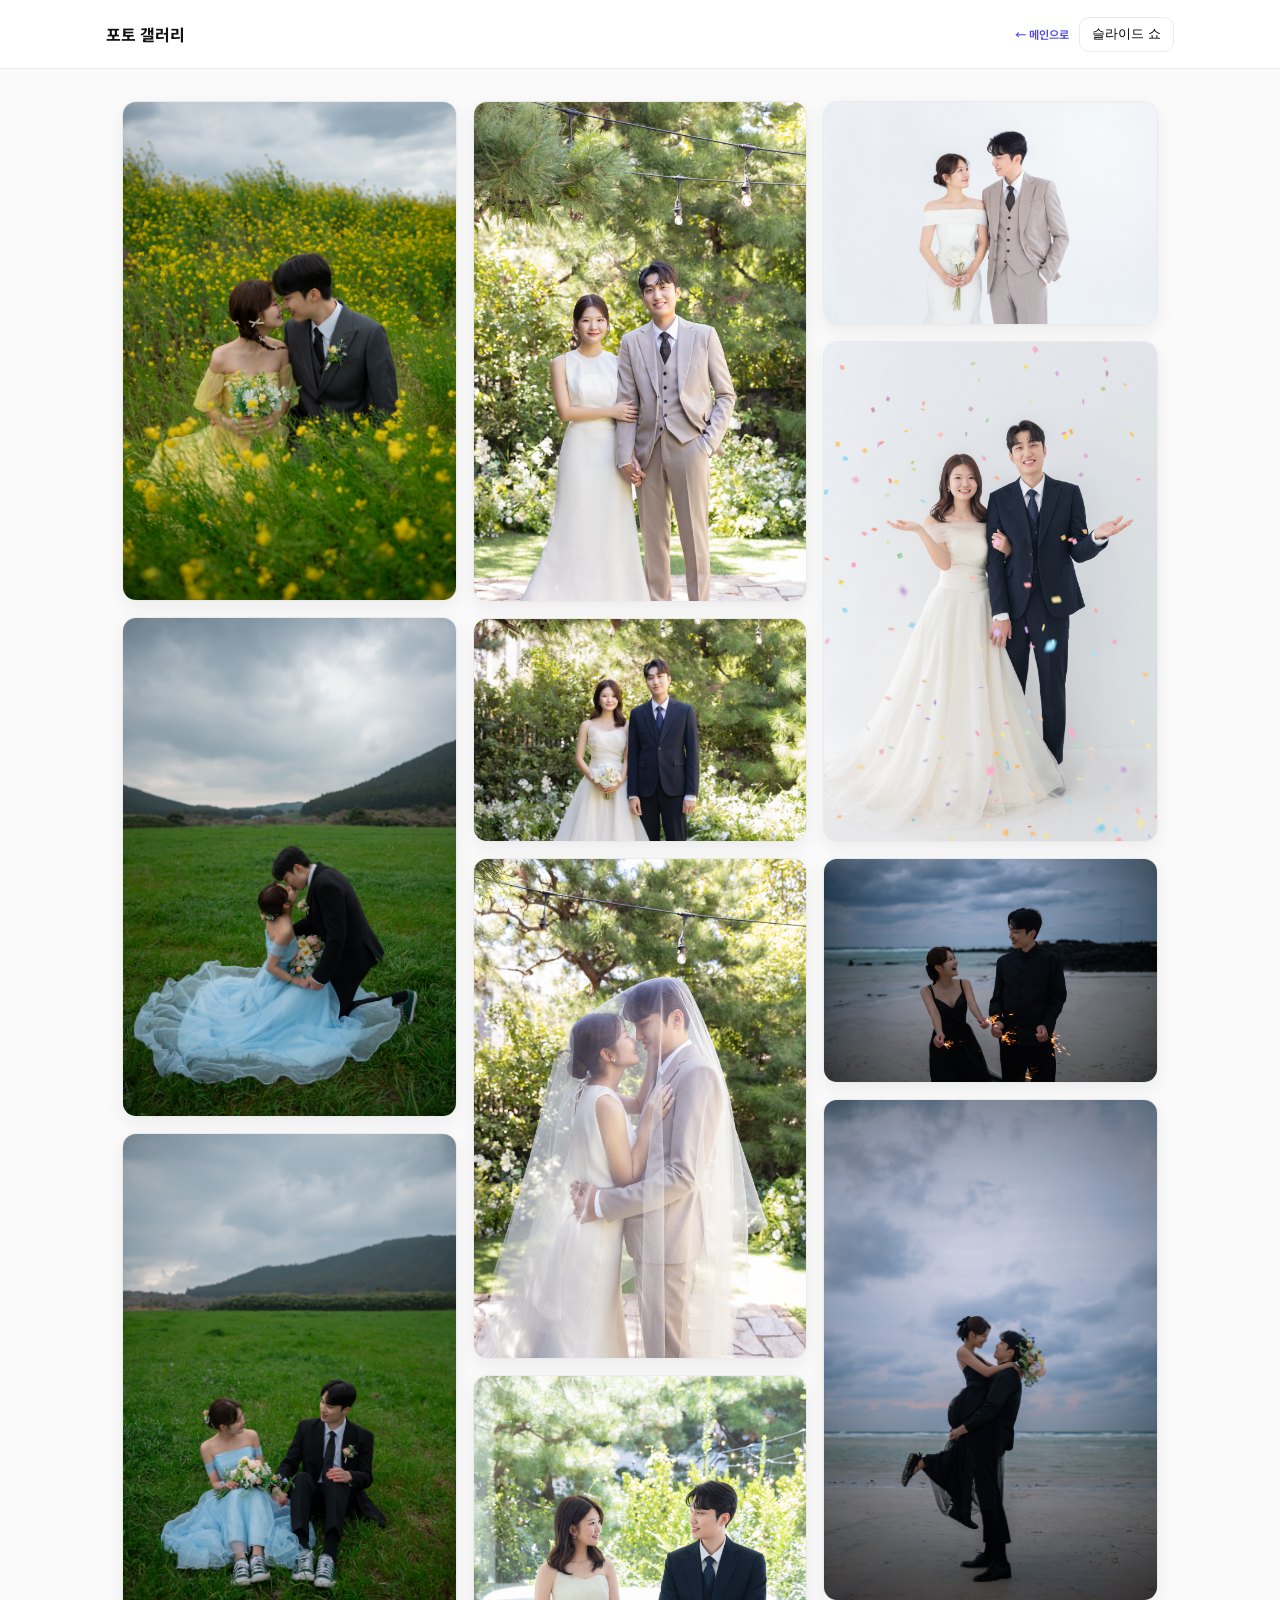
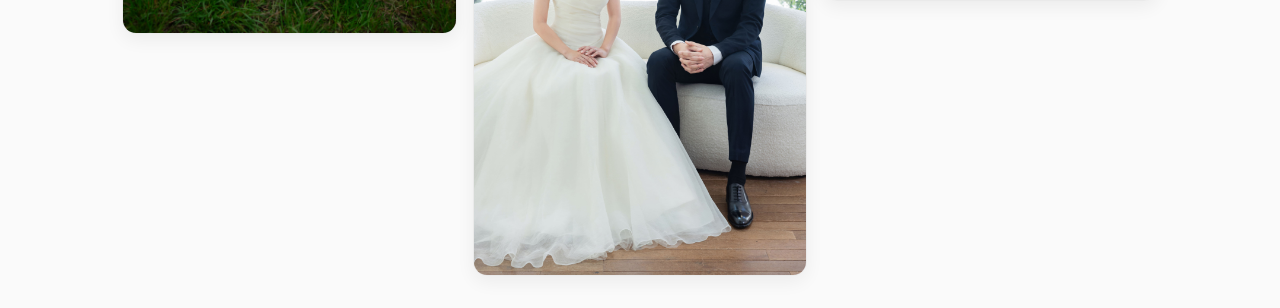
<file: docs/gallery.html>
<!doctype html>
<html lang="ko">
<head>
  <meta charset="utf-8" />
  <meta name="viewport" content="width=device-width,initial-scale=1" />
  <title>포토 갤러리</title>
  <link rel="preconnect" href="https://fonts.gstatic.com" crossorigin>
  <link href="https://fonts.googleapis.com/css2?family=Noto+Sans+KR:wght@400;600&display=swap" rel="stylesheet">
  <style>
    :root{
      --bg: #fafafa; --card:#fff; --line:#eaeaea; --txt:#111; --sub:#666;
      --primary:#4f46e5;
    }
    *{box-sizing:border-box}
    body{margin:0; font-family:'Noto Sans KR',system-ui,-apple-system,Segoe UI,Roboto; background:var(--bg); color:var(--txt)}

    header{position:sticky; top:0; z-index:10; background:linear-gradient(#fff, rgba(255,255,255,.9)); border-bottom:1px solid var(--line)}
    .container{max-width:1100px; margin:0 auto; padding:16px}
    .title{font-size:28px; font-weight:700; margin:6px 0}

    /* 그리드 */
    .grid{
      columns: 1 280px; /* masonry-like */
      column-gap: 16px;
      padding: 16px;
    }
    @media (min-width:640px){ .grid{ columns: 2 280px; } }
    @media (min-width:940px){ .grid{ columns: 3 280px; } }

    .card{
      break-inside: avoid; background:var(--card); border:1px solid var(--line); border-radius:14px;
      margin:0 0 16px; overflow:hidden; box-shadow:0 6px 18px rgba(0,0,0,.06);
      transition:transform .12s ease, box-shadow .12s ease;
      cursor: zoom-in;
    }
    .card:hover{ transform: translateY(-2px); box-shadow:0 10px 24px rgba(0,0,0,.1) }
    .card img{ display:block; width:100%; height:auto }

    /* 라이트박스 */
    .lightbox{
      position:fixed; inset:0; display:none; place-items:center; background:rgba(0,0,0,.85);
      z-index:100;
    }
    .lightbox.open{ display:grid; }
    .lightbox img{ max-width:min(92vw, 1200px); max-height:82vh; border-radius:12px; background:#000 }
    .controls{
      position:fixed; inset:0; pointer-events:none;
      display:flex; align-items:center; justify-content:space-between;
      padding:0 18px;
    }
    .btn{
      pointer-events:auto; user-select:none; border:none; background:rgba(255,255,255,.12);
      color:#fff; width:46px; height:46px; border-radius:999px; font-size:20px; display:grid; place-items:center;
      cursor:pointer; transition:background .15s ease;
    }
    .btn:hover{ background:rgba(255,255,255,.2) }
    .btn:active{ transform:scale(.96) }
    .btn-close{ position:fixed; top:14px; right:14px; }
    .caption{position:fixed; bottom:14px; left:50%; transform:translateX(-50%); color:#fff; font-size:14px; opacity:.9}

    /* 상단 툴바 */
    .toolbar{ display:flex; align-items:center; gap:10px }
    .toolbtn{ padding:8px 12px; border-radius:10px; border:1px solid var(--line); background:#fff; cursor:pointer }
    .toolbtn:hover{ background:#f5f5f5 }
    a.back{ text-decoration:none; color:var(--primary); font-weight:600 }
  </style>
</head>
<body>
  <header>
    <div class="container" style="display:flex; align-items:center; justify-content:space-between; gap:12px;">
      <div class="title" style="font-size:1em">포토 갤러리</div>
      <div class="toolbar">
        <a class="back" href="./" style="font-size:0.7em">← 메인으로</a>
        <button id="openSlideshow" class="toolbtn" style="font-size:0.8em">슬라이드 쇼</button>
      </div>
    </div>
  </header>

  <main class="container">
    <div id="grid" class="grid"></div>
  </main>

  <!-- 라이트박스 -->
  <div id="lightbox" class="lightbox" aria-hidden="true">
    <img id="lightboxImg" alt="">
    <button class="btn btn-close" id="btnClose" aria-label="닫기">✕</button>
    <div class="controls">
      <button class="btn" id="btnPrev" aria-label="이전">‹</button>
      <button class="btn" id="btnNext" aria-label="다음">›</button>
    </div>
    <div class="caption" id="caption"></div>
  </div>

  <script>
    // 1) 갤러리 이미지 목록 (원하는 만큼 추가하세요)
    const images = [
      {src:'images/pic9.jpeg', alt:'Pic 2'},
      {src:'images/pic8.jpeg', alt:'Pic 3'},
      {src:'images/pic11.jpeg', alt:'Pic 4'},
      {src:'images/pic2.jpeg', alt:'Pic 6'},
      {src:'images/pic3.jpeg', alt:'Pic 7'},
      {src:'images/pic12.jpeg', alt:'Pic 5'},
      {src:'images/pic4.jpeg', alt:'Pic 7'},
      {src:'images/pic6.jpeg', alt:'Pic 5'},
      {src:'images/pic5.jpeg', alt:'Pic 5'},
      {src:'images/pic7.jpeg', alt:'Pic 5'},
      {src:'images/pic10.jpeg', alt:'Pic 5'},

      // 추가 예시:
      // {src:'images/pic8.jpeg', alt:'Pic 8'},
      // {src:'images/pic9.jpeg', alt:'Pic 9'},
    ];

    // 2) 그리드 렌더
    const grid = document.getElementById('grid');
    grid.innerHTML = images.map((img, i) => `
      <figure class="card" data-i="${i}">
        <img loading="lazy" src="${img.src}" alt="${img.alt}">
      </figure>
    `).join('');

    // 3) 라이트박스
    const lb = document.getElementById('lightbox');
    const lbImg = document.getElementById('lightboxImg');
    const caption = document.getElementById('caption');
    let current = 0, timer = null;

    function openLB(i=0){
      current = (i+images.length)%images.length;
      lbImg.src = images[current].src;
      lbImg.alt = images[current].alt || '';
      caption.textContent = `${current+1} / ${images.length}`;
      lb.classList.add('open');
      lb.setAttribute('aria-hidden','false');
      stopShow();
    }
    function closeLB(){
      lb.classList.remove('open');
      lb.setAttribute('aria-hidden','true');
      stopShow();
    }
    function next(n=1){ openLB(current + n); }
    function prev(){ next(-1); }

    // 클릭 바인딩
    grid.addEventListener('click', (e)=>{
      const card = e.target.closest('.card');
      if (!card) return;
      openLB(parseInt(card.dataset.i,10));
    });
    document.getElementById('btnClose').onclick = closeLB;
    document.getElementById('btnNext').onclick = ()=>next(1);
    document.getElementById('btnPrev').onclick = ()=>next(-1);
    lb.addEventListener('click', (e)=>{ if (e.target === lb) closeLB(); });

    // 키보드
    window.addEventListener('keydown', (e)=>{
      if (!lb.classList.contains('open')) return;
      if (e.key === 'Escape') closeLB();
      if (e.key === 'ArrowRight') next(1);
      if (e.key === 'ArrowLeft') next(-1);
    });

    // 4) 슬라이드 쇼
    const openSlideBtn = document.getElementById('openSlideshow');
    openSlideBtn.addEventListener('click', ()=>{
      openLB(0);
      startShow();
    });
    function startShow(){
      stopShow();
      timer = setInterval(()=> next(1), 2500);
    }
    function stopShow(){
      if (timer){ clearInterval(timer); timer = null; }
    }

    // 5) 쿼리 파라미터로 초기 이미지 열기 (?i=숫자)
    const params = new URLSearchParams(location.search);
    if (params.has('i')) {
      const idx = parseInt(params.get('i'),10);
      if (!Number.isNaN(idx)) openLB(idx);
    }
  </script>
</body>
</html>
</file>
